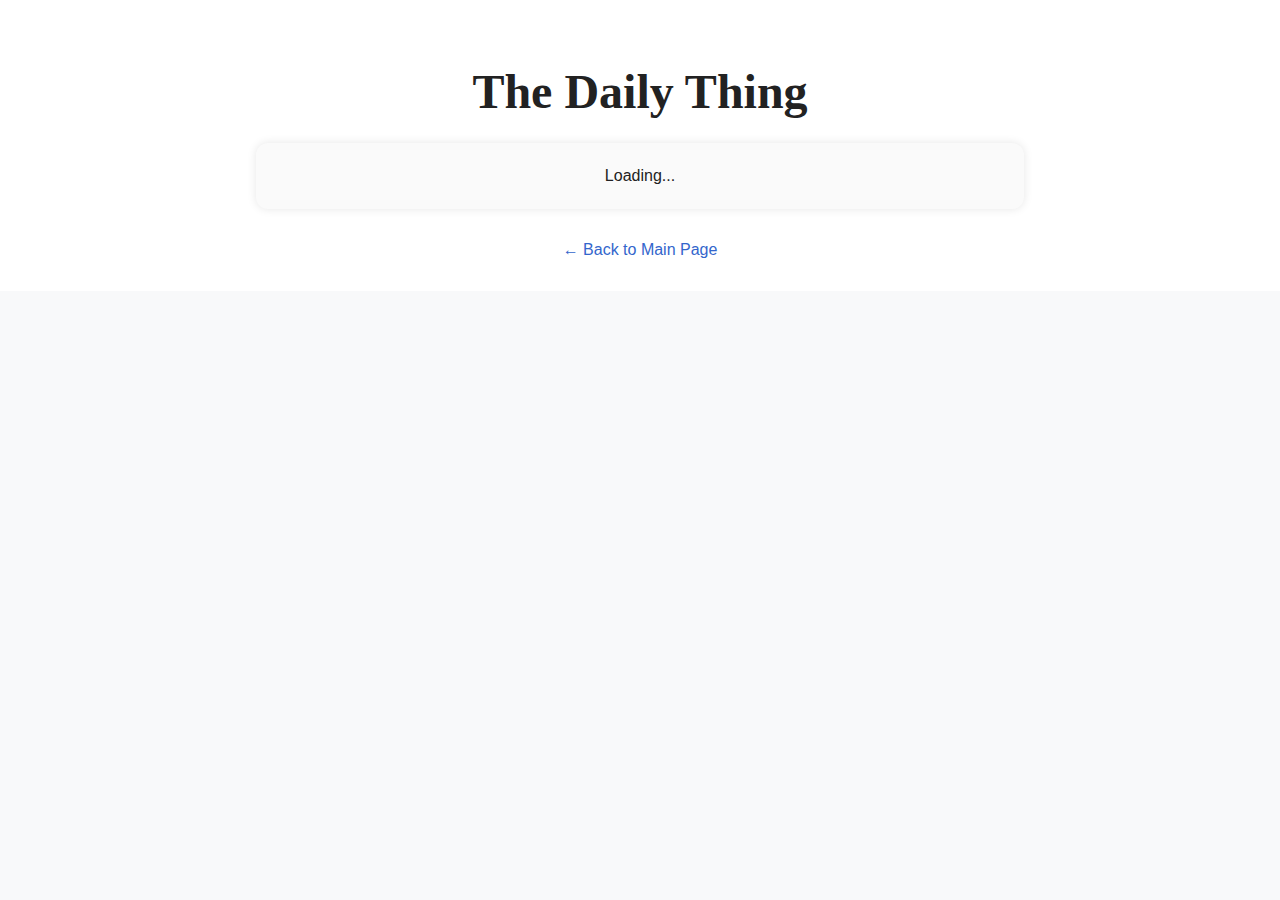
<file: daily.html>
<!DOCTYPE html>
<html lang="en">
<head>
  <meta charset="UTF-8" />
  <title>The Daily Thing</title>
  <link rel="stylesheet" href="css/styles.css" />
  <style>
    body {
      font-family: 'Inter', sans-serif;
      background: #fff;
      color: #222;
      margin: 0;
      padding: 2rem;
      text-align: center;
    }

    h1 {
      font-family: 'Shadows Into Light', cursive;
      font-size: 3rem;
      margin-bottom: 1.5rem;
    }

    .daily-container {
      max-width: 720px;
      margin: 0 auto;
      background: #fafafa;
      padding: 1.5rem;
      border-radius: 12px;
      box-shadow: 0 0 10px rgba(0,0,0,0.1);
    }

    .daily-media {
      max-width: 100%;
      height: auto;
      margin: 1rem 0;
    }

    video, audio {
      width: 100%;
      max-width: 640px;
    }

    .caption {
      font-style: italic;
      color: #666;
    }

    .back-link {
      display: inline-block;
      margin-top: 2rem;
      text-decoration: none;
      color: #3366cc;
    }

    .timeline-title {
      font-family: 'Shadows Into Light', cursive;
      font-size: 2.5rem;
      color: #000;
      text-align: center;
      margin-bottom: 2rem;
    }

  </style>
</head>
<body>
  <h1>The Daily Thing</h1>
  <div class="daily-container" id="dailyContainer">
    Loading...
  </div>
  <a href="index.html" class="back-link">← Back to Main Page</a>

  <script src="daily.js"></script>
</body>
</html>
</file>
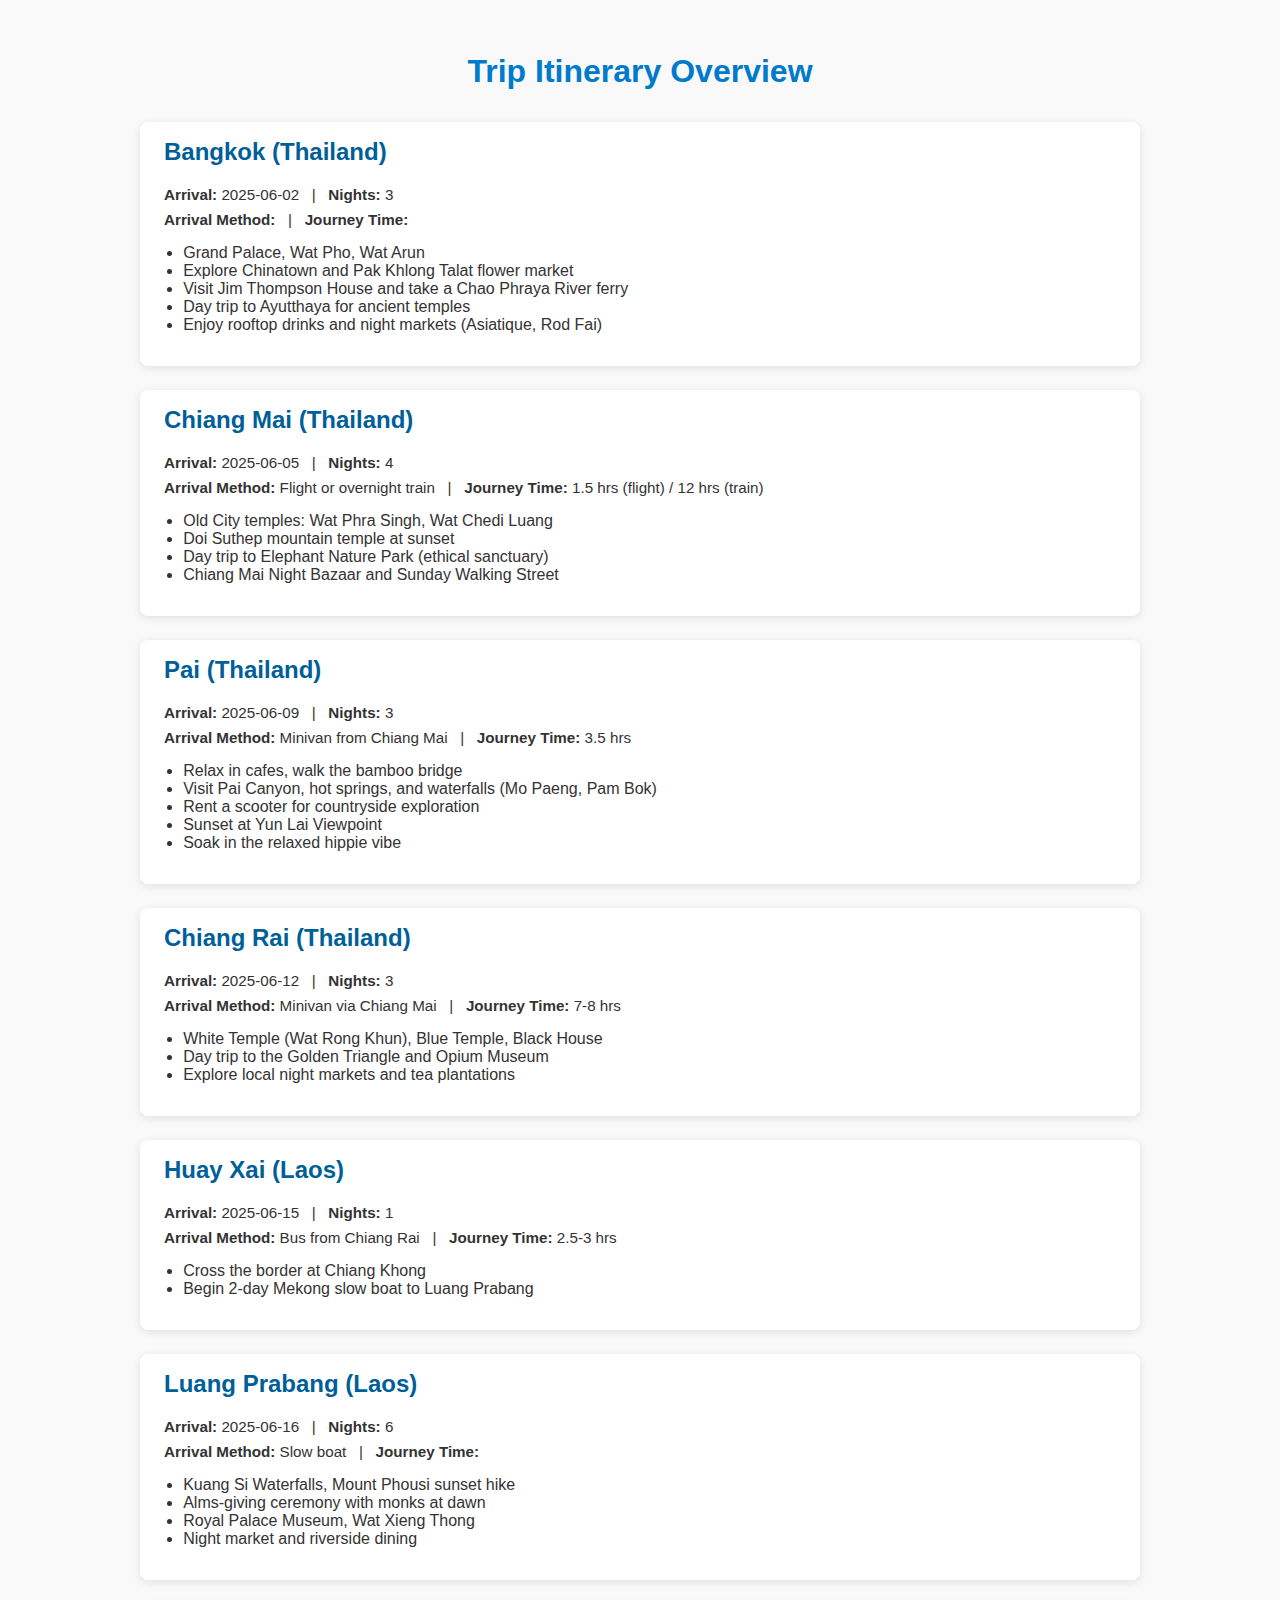
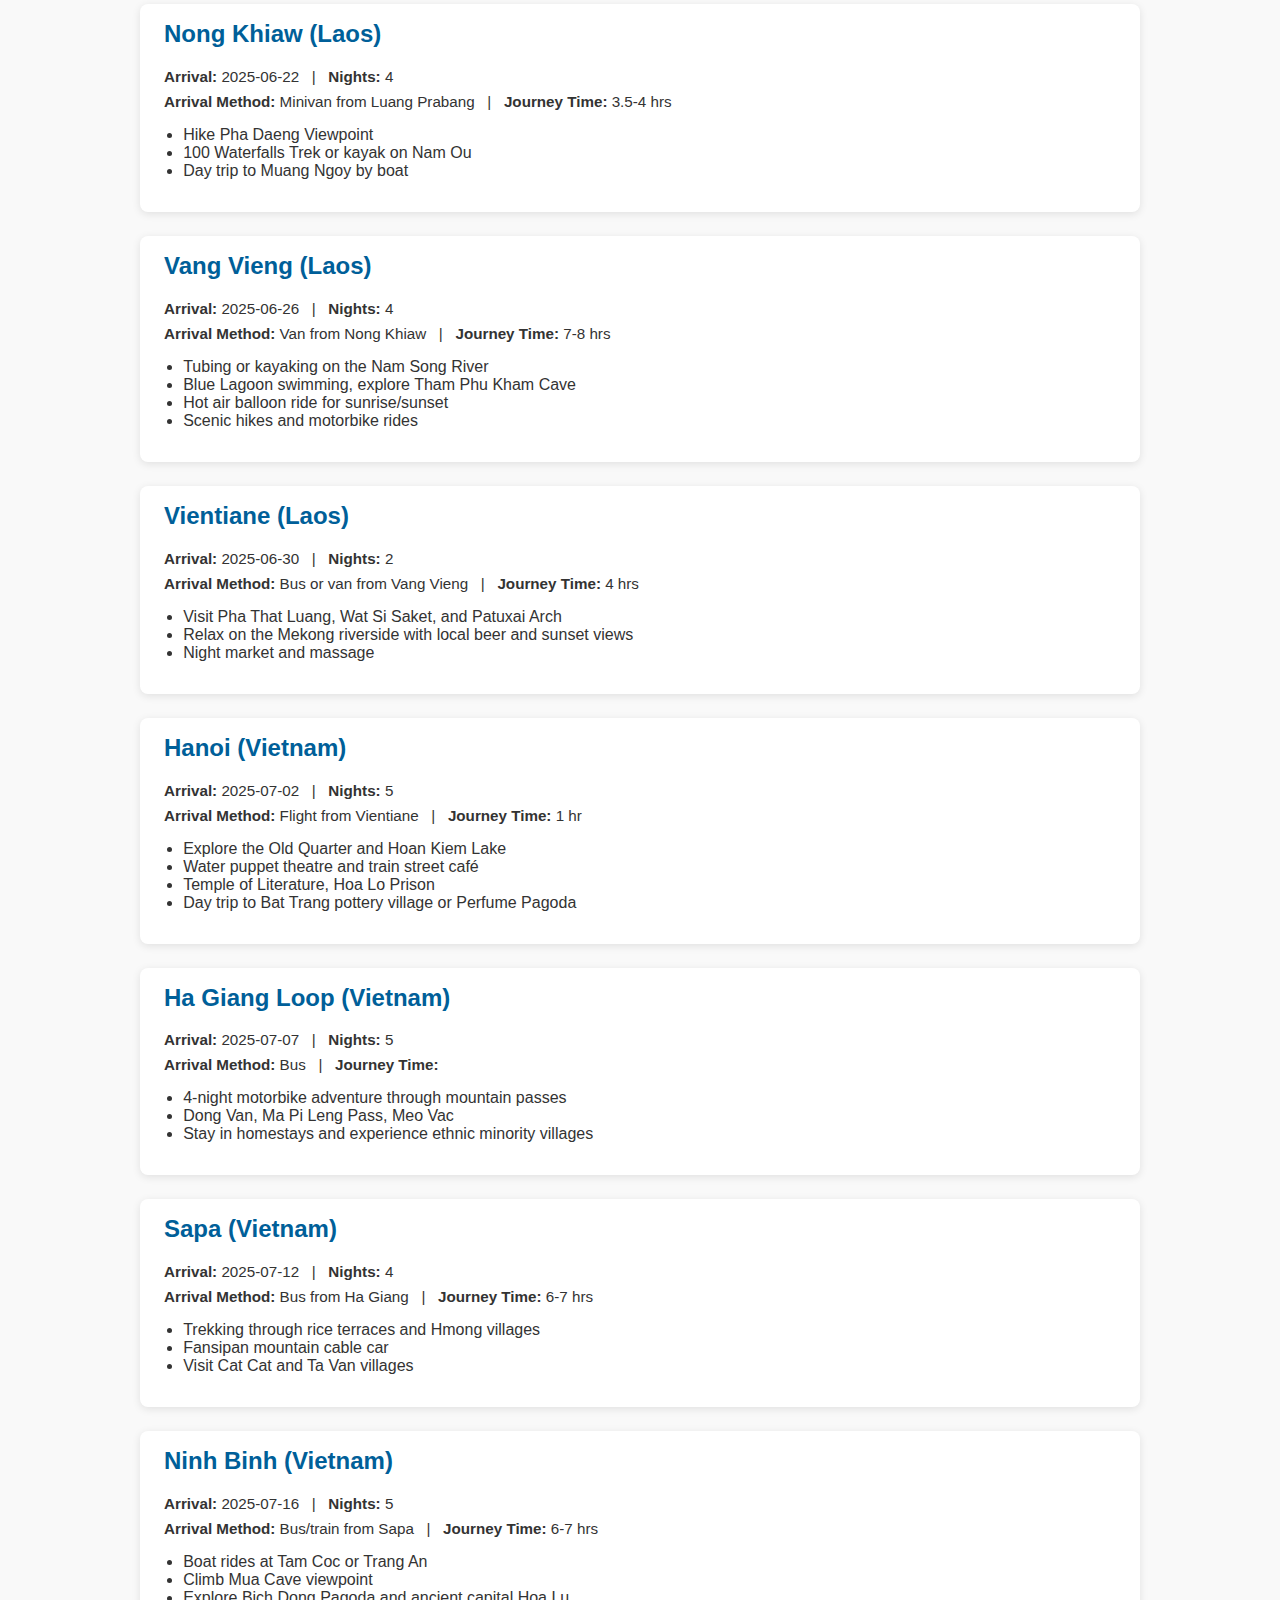
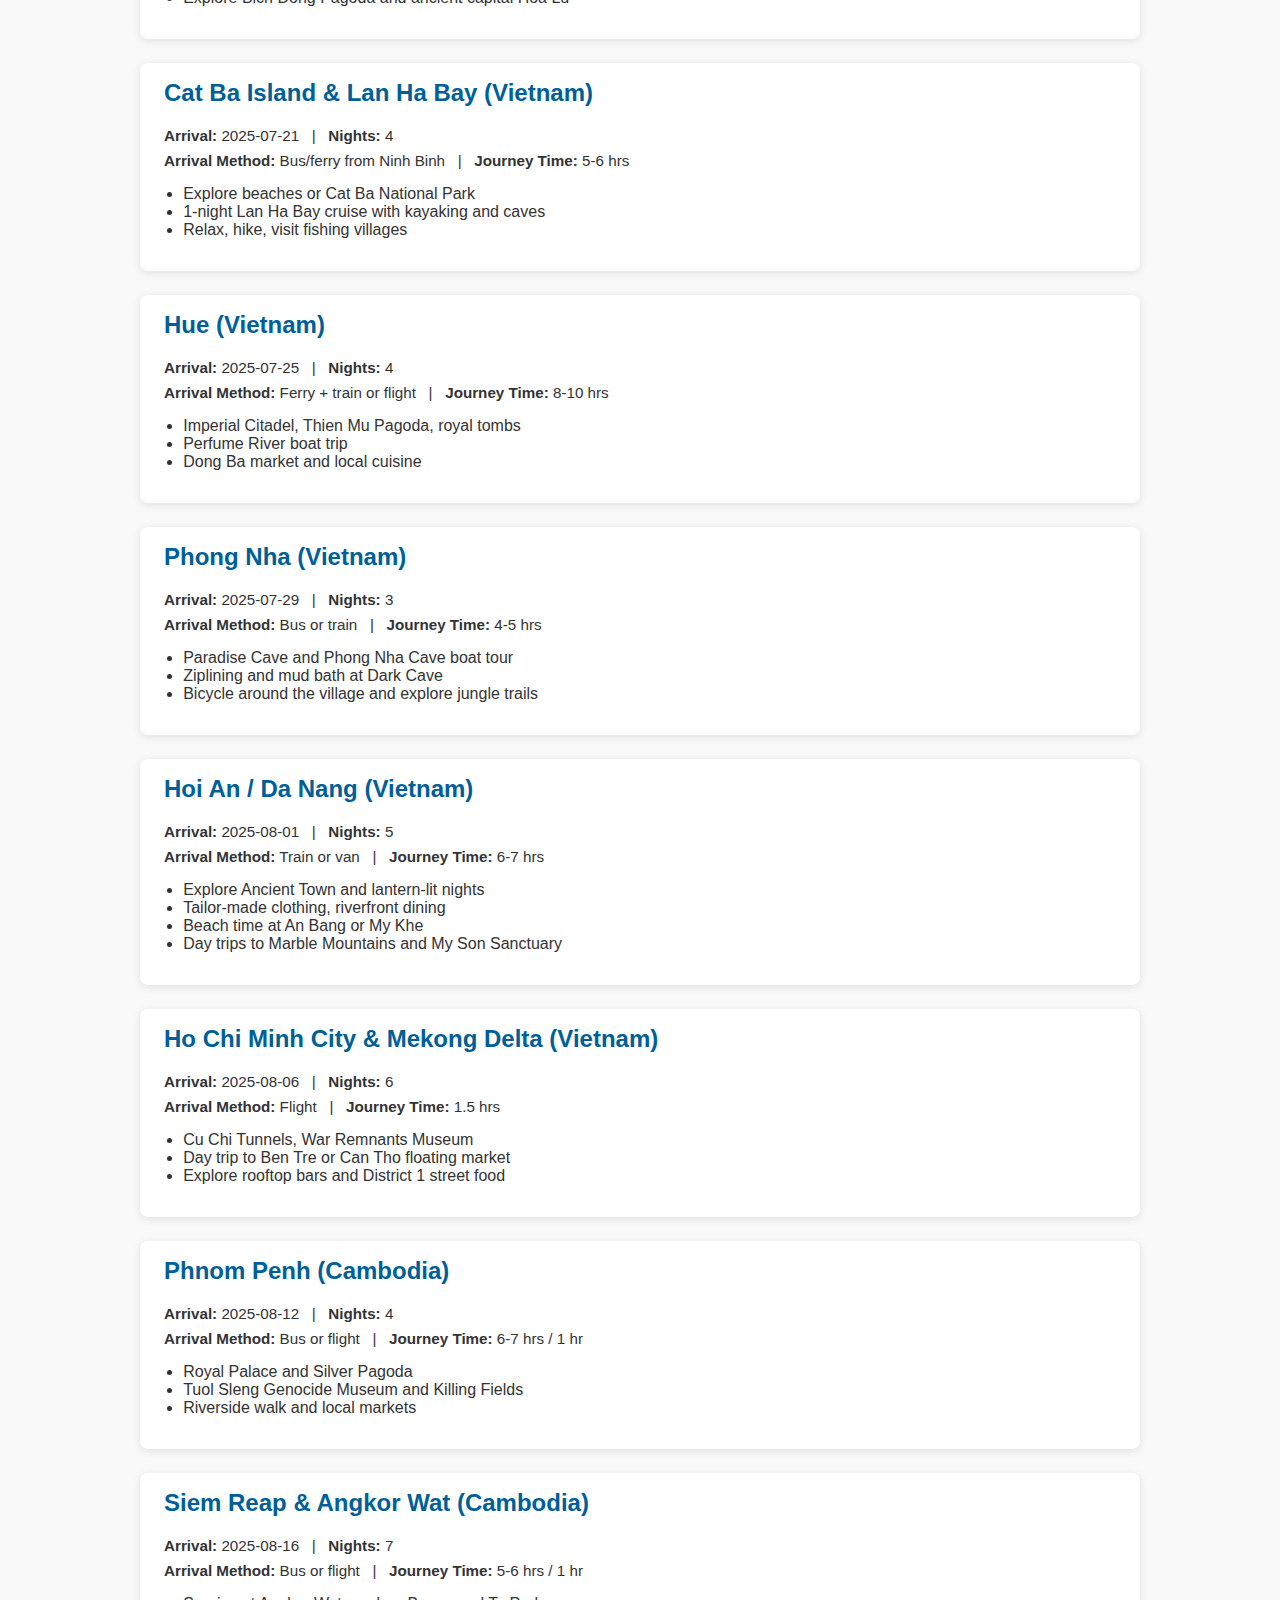
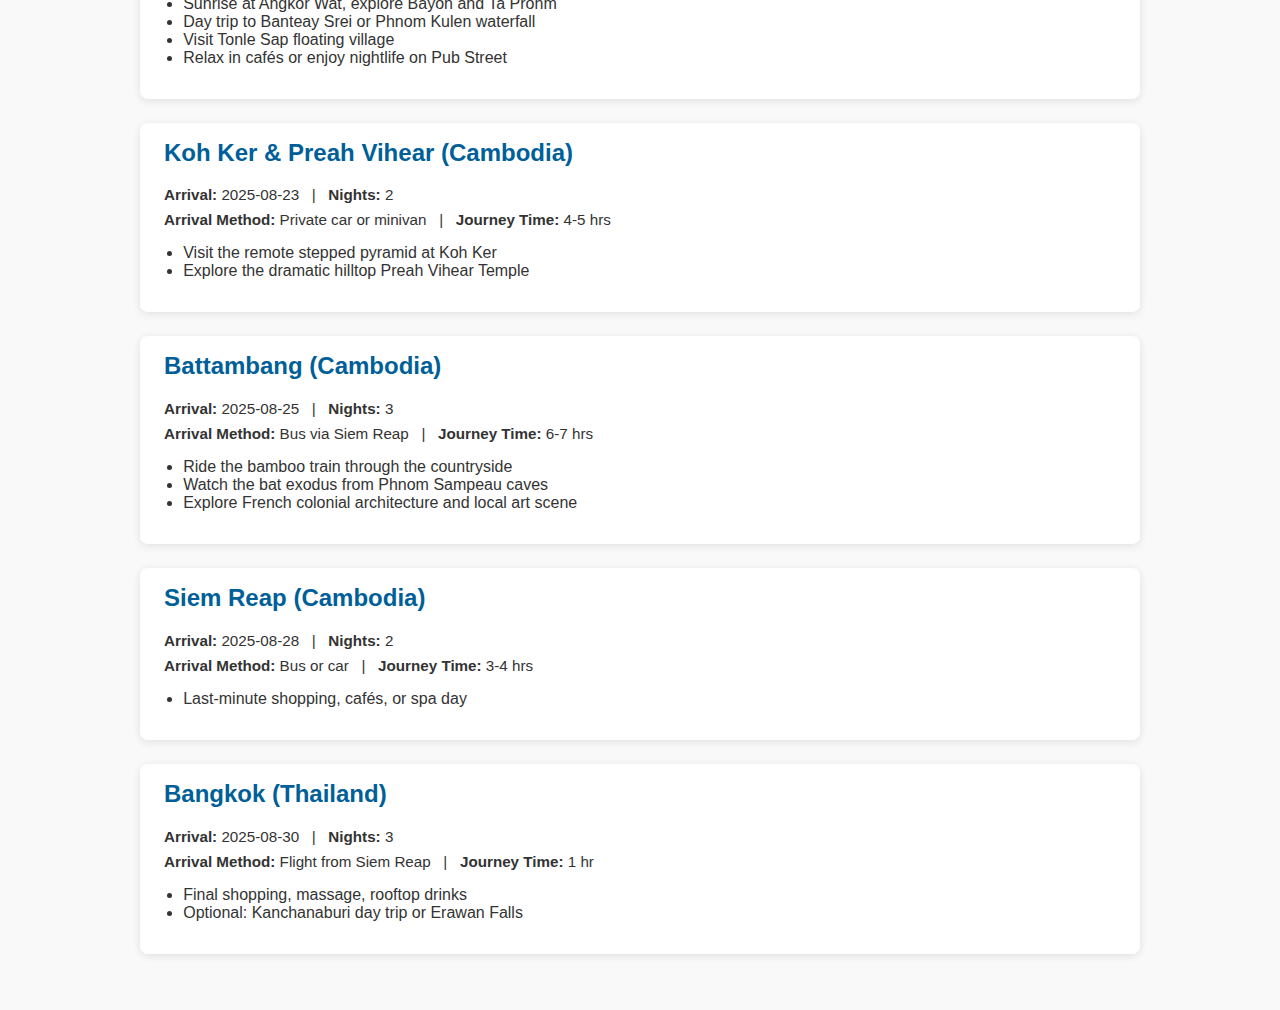
<file: smart-itinerary.html>
<!DOCTYPE html>
<html lang="en">
<head>
  <meta charset="UTF-8" />
  <meta name="viewport" content="width=device-width, initial-scale=1.0"/>
  <title>Smart Itinerary Viewer</title>
  <style>
    body {
      font-family: 'Segoe UI', Tahoma, Geneva, Verdana, sans-serif;
      background-color: #f9f9f9;
      color: #333;
      padding: 2rem;
      max-width: 1000px;
      margin: auto;
    }
    h1 {
      text-align: center;
      color: #007acc;
      margin-bottom: 2rem;
    }
    .entry {
      background: white;
      border-radius: 8px;
      box-shadow: 0 2px 8px rgba(0,0,0,0.1);
      padding: 1rem 1.5rem;
      margin-bottom: 1.5rem;
    }
    .entry h2 {
      margin-top: 0;
      color: #005f99;
    }
    .meta {
      font-size: 0.95rem;
      margin-bottom: 0.5rem;
    }
    ul {
      padding-left: 1.2rem;
    }
  </style>
</head>
<body>

<h1>Trip Itinerary Overview</h1>
<div id="itinerary-container">Loading itinerary...</div>

<script>
fetch('itinerary.json')
  .then(response => response.json())
  .then(data => {
    const container = document.getElementById('itinerary-container');
    container.innerHTML = "";
    data.forEach(entry => {
      const div = document.createElement('div');
      div.className = 'entry';
      div.innerHTML = `
        <h2>${entry.location} (${entry.country})</h2>
        <div class="meta"><strong>Arrival:</strong> ${entry.arrival_date} &nbsp; | &nbsp; 
                         <strong>Nights:</strong> ${entry.nights}</div>
        <div class="meta"><strong>Arrival Method:</strong> ${entry.arrival_method} &nbsp; | &nbsp; 
                         <strong>Journey Time:</strong> ${entry.journey_time}</div>
        <ul>
          ${entry.activities.map(act => `<li>${act}</li>`).join('')}
        </ul>
      `;
      container.appendChild(div);
    });
  })
  .catch(err => {
    document.getElementById('itinerary-container').textContent = 'Failed to load itinerary.';
    console.error(err);
  });
</script>

</body>
</html>
</file>
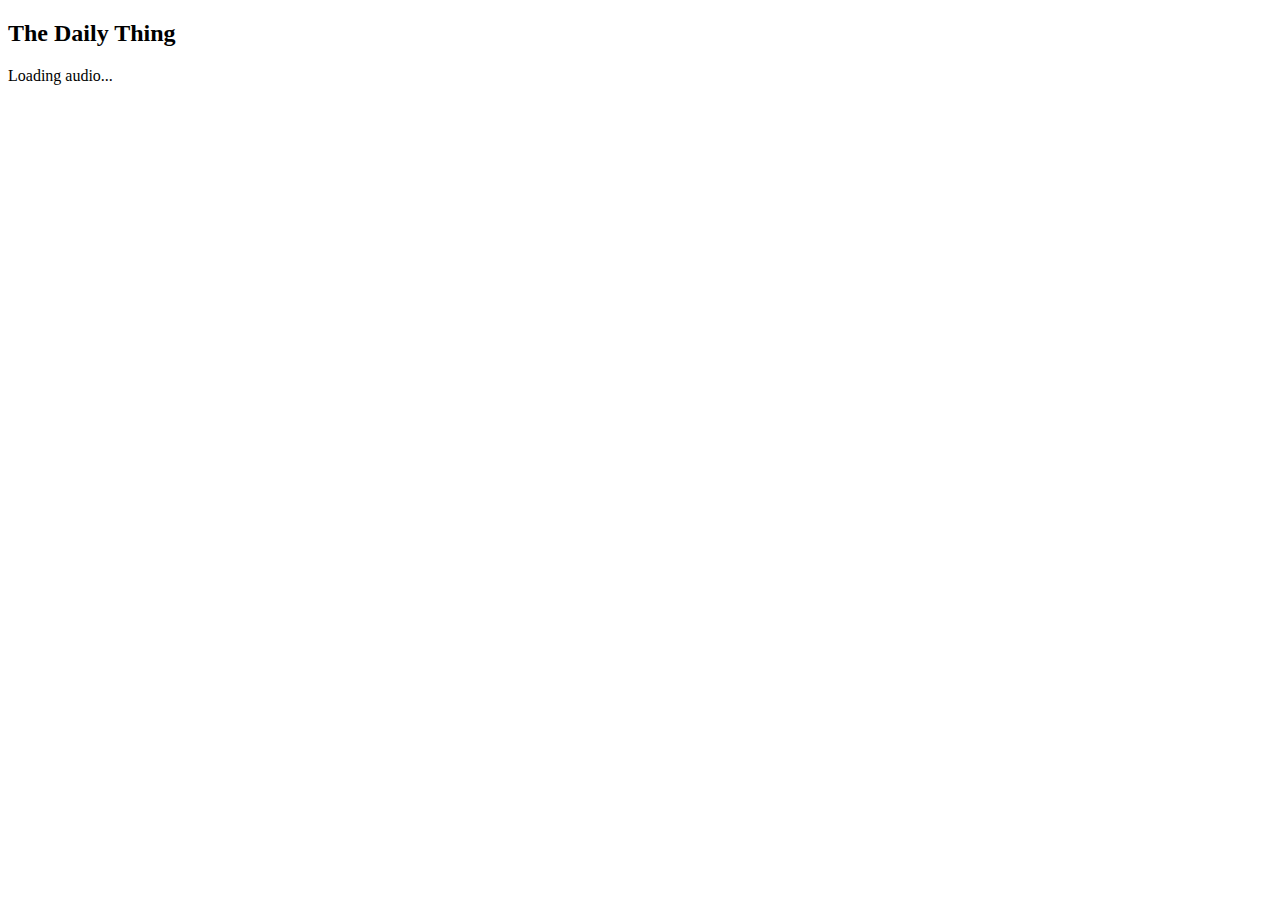
<file: test_audio.html>
<!DOCTYPE html>
<html lang="en">
<head>
  <meta charset="UTF-8" />
  <title>The Daily Thing (Audio Only)</title>
</head>
<body>
  <h2>The Daily Thing</h2>
  <div id="dailyContainer">Loading audio...</div>

  <script src="daily.js"></script>
</body>
</html>
</file>
<file: css/styles.css>
body, html {
  margin: 0;
  padding: 0;
  font-family: 'Inter', sans-serif;
  background: #f8f9fa;
}
header {
  background: white;
  padding: 0.2rem 1.5rem;
  position: fixed;
  top: 0;
  width: 100%;
  display: flex;
  justify-content: space-between;
  align-items: center;
  z-index: 2000;
  box-shadow: 0 4px 8px rgba(0,0,0,0.15);
}
header h1 {
  margin: 0; /* remove extra vertical space */
}

.nav-wrapper {
  display: flex;
  align-items: center;
  gap: 1.5rem;
  justify-content: center; /* keeps nav + button centered */
  flex-wrap: wrap; /* allows button to move below on small screens */
}

.nav-wrapper h1 {
  font-family: 'Shadows Into Light', cursive;
  font-size: 3rem;
  color: #33adff; /* updated blue */;
  font-weight: 500; /* normal (not bold) */
}
nav {
  display: flex;
  gap: 2.5rem;
}
nav a {
  color: #33adff; /* updated blue */;
  text-decoration: none;
  font-weight: 400;
  margin-left: 1rem; /* add this if it's missing */
}
.section {
  display: none;
  padding-top: 60px;
}
.active {
  display: block;
}
#map {
  width: 100vw;
  height: calc(100vh - 60px);
}
#visited {
  padding: 4.5rem 2rem 2rem; /* more top padding */
  max-width: 900px;
  margin: auto;
}
.photos img {
  width: 160px;
  height: 120px;
  object-fit: cover;
  margin: 0.5rem;
  border-radius: 8px;
  cursor: pointer;
}
.overlay {
  position: fixed;
  top: 60px;
  left: 50%;
  transform: translateX(-50%);
  background: rgba(255, 255, 255, 0.97);
  padding: 1rem;
  border-radius: 10px;
  box-shadow: 0 0 10px rgba(0,0,0,0.3);
  max-width: 90%;
  text-align: center;
  z-index: 1500;
  display: none;
}
.overlay img {
  max-width: 100%;
  max-height: 70vh;
  border-radius: 8px;
}
.close-btn {
  margin-top: 0.5rem;
  display: inline-block;
  background: #ccc;
  padding: 0.4rem 0.8rem;
  border-radius: 6px;
  cursor: pointer;
  font-weight: bold;
}
.location-box {
  position: absolute;
  z-index: 1500;
  top: 100px;
  right: 10px;
  background: white;
  border-radius: 8px;
  padding: 0.75rem 1rem;
  font-size: 0.9rem;
  box-shadow: 0 2px 6px rgba(0,0,0,0.2);
  max-width: 280px;
  z-index: 1800;
  line-height: 1.4;
}
.location-box strong {
  display: block;
  color: #004080;
  margin-bottom: 0.25rem;
}
.location-label {
  position: absolute;
  background: white;
  border: 1px solid #ccc;
  border-radius: 6px;
  padding: 0.4rem 0.6rem;
  font-size: 0.85rem;
  box-shadow: 0 2px 6px rgba(0,0,0,0.15);
  pointer-events: none;
  white-space: nowrap;
}
.weather-info {
  font-family: "Inter", "Segoe UI Emoji", sans-serif;
  font-size: 0.95rem;
  margin-bottom: 0.5rem;
}
.location-info-box {
  position: absolute;
  background: rgba(255, 255, 255, 0.95);
  padding: 10px 14px;
  border-radius: 8px;
  box-shadow: 0 2px 6px rgba(0,0,0,0.2);
  font-size: 0.9rem;
  color: #004080;
  pointer-events: none;
  z-index: 1800;
}

.timeline-entry {
  display: flex;
  align-items: flex-start;
  margin-bottom: 2rem;
  position: relative;
  padding-left: 2rem;
}

.timeline-entry::before {
  content: "";
  position: absolute;
  left: 12px;
  top: 0;
  bottom: 0;
  width: 2px;
  background: #ccc;
}

.timeline-title {
  font-family: 'Shadows Into Light', cursive; 
  font-size: 2.5rem;
  color: #1e1e1e;
  text-align: center;
  margin-bottom: 2rem;
}

.timeline-description {
  font-size: 1rem;
  line-height: 1.6;
  color: #888; /* lighter gray */
  margin: 0.5rem 0 1.5rem;
}

.photo-column {
  display: flex;
  flex-direction: column;
  gap: 0.5rem;
  align-items: center;
  margin-right: 1.5rem;
  position: relative;
}

.thumb {
  width: 90px;
  height: 90px;
  object-fit: cover;
  border-radius: 6px;
  box-shadow: 0 1px 4px rgba(0,0,0,0.15);
  cursor: pointer;
}

.thumb-toggle-btn {
  background-color: #33adff;
  border: none;
  border-radius: 8px;
  color: white;
  padding: 0.4rem 1rem;
  font-size: 0.9rem;
  font-weight: 600;
  cursor: pointer;
  box-shadow: 0 2px 5px rgba(0,0,0,0.2);
  margin-top: 0.5rem;
  margin-left: 4rem;
  transition: background 0.3s ease;
}

.thumb-toggle-btn:hover {
  background-color: #1a90e0;
}

.more-count {
  font-size: 0.8rem;
  color: #666;
  margin-top: 0.3rem;
}

.content-box {
  background: white;
  padding: 1rem 1.25rem;
  border-radius: 12px;
  box-shadow: 0 4px 12px rgba(0,0,0,0.05);
  max-width: 600px;
  flex: 1;
}

.content-box h3 {
  margin-top: 0;
  font-size: 1.1rem;
  color: #222;
}

.date {
  font-style: italic;
  font-size: 0.9rem;
  color: #777;
  margin: 0.3rem 0;
}

.description {
  margin: 0.5rem 0;
  font-size: 1rem;
}

.weather {
  font-size: 0.9rem;
  color: #3366cc;
  font-weight: 500;
}

.itinerary-day {
  color: #33adff;
}

.messages h2 {
  font-size: 1.3rem; /* or 1.25rem, tweak as needed */
}


@media (max-width: 768px) {
  nav {
    flex-wrap: wrap;
    justify-content: center;
    gap: 1rem;
  }

  nav a {
    margin-left: 0; /* prevent horizontal overflow on mobile */
    margin-bottom: 0.5rem; /* space between wrapped links */
  }

  .header {
    flex-direction: column;
    align-items: center;
    text-align: center;
  }

  .location-info {
    position: static;
    margin-top: 1rem;
    text-align: center;
  }

  .photo-grid,
  .map-container {
    flex-direction: column;
    gap: 1rem;
  }

  .content, .container {
    padding: 1rem;
  }

  img {
    max-width: 100%;
    height: auto;
  }

  .photo-column {
    margin-top: 4.5rem; /* ensures thumbs are pushed below header */
  }
}
</file>
